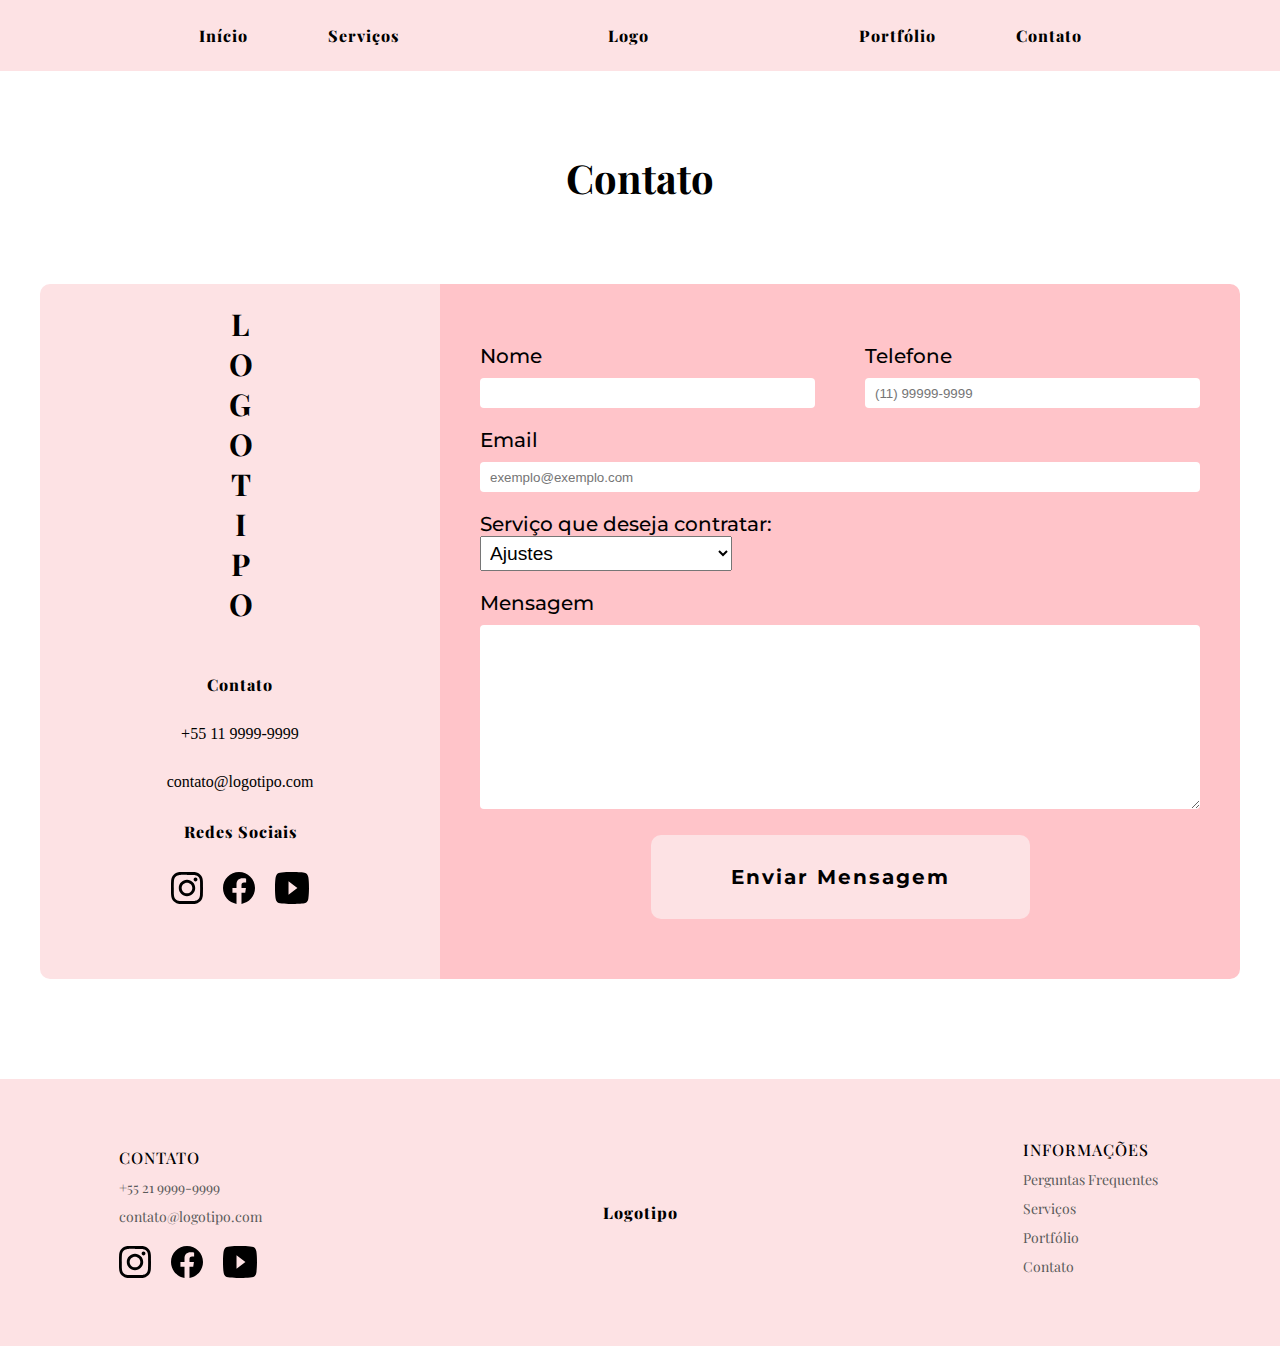
<file: contato.html>
<!DOCTYPE html>
<html lang="pt-BR">

<head>
  <meta charset="UTF-8">
  <meta name="viewport" content="width=device-width, initial-scale=1.0">
  <link rel="stylesheet" href="style.css">
  <title>Marilene - Contato</title>

  <link rel="preconnect" href="https://fonts.googleapis.com">
  <link rel="preconnect" href="https://fonts.gstatic.com" crossorigin>
  <link href="https://fonts.googleapis.com/css2?family=Montserrat:ital,wght@0,100..900;1,100..900&family=Playfair+Display:ital,wght@0,400..900;1,400..900&display=swap" rel="stylesheet">

</head>

<body id="contato">
  <header class="header">
    <nav>
      <ul class="menu">
        <li class="font1-m-pd"><a href="index.html">Início</a></li>
        <li class="font1-m-pd"><a href="servicos.html">Serviços</a></li>
        <li class="font1-m-pd logotipo"><a href="index.html">Logo</a></li>
        <li class="font1-m-pd"><a href="portfolio.html">Portfólio</a></li>
        <li class="font1-m-pd"><a href="contato.html">Contato</a></li>
      </ul>
    </nav>
  </header>

  <main>
    <h1 class="font3-extit-pd slideDown">Contato</h1>
    <div class="container formulario js-scroll">
      <div class="contato-informacoes">
        <div class="informacoes">
          <a class="font9-logo-g logotipo-informacoes" href="">logotipo</a>
          <h2 class="font1-m-pd">Contato</h2>
          <p>+55 11 9999-9999</p>
          <p>contato@logotipo.com</p>
          <h2 class="font1-m-pd">Redes Sociais</h2>
        </div>
        <div class="informacoes-redes">
          <a href="/"><img src="img/redes/instagram.svg" alt="Instagram"></a>
          <a href="/"><img src="img/redes/facebook.svg" alt="Facebook"></a>
          <a href="/"><img src="img/redes/Youtube.svg" alt="YouTube"></a>
        </div>
      </div>
      <form action="" class="form">
        <div class="formulario-bg">
          <div>
            <label class="font9-form" for="">Nome</label>
            <input type="text" name="nome" id="nome" required>
          </div>
          <div>
            <label for="">Telefone</label>
            <input type="text" id="telefone" name="telefone" placeholder="(11) 99999-9999">
          </div>
          <div class="col-2">
            <label for="">Email</label>
            <input type="email" name="email" id="email" placeholder="exemplo@exemplo.com" required>
          </div>
          <div>
            <label for="" class=".col-2">Serviço que deseja contratar:</label>
            <select class="submenu" name="servicos" id="servicos">
              <option value="ajustes">Ajustes</option>
              <option value="reparos">Reparos</option>
              <option value="modificacoes-esteticas">Modificações Estéticas</option>
              <option value="customizacao-roupas">Customização de Roupas</option>
            </select>
          </div>
          <div class="mensagem col-2">
            <label for="">Mensagem</label>
            <textarea name="mensagem" id="mensagem"></textarea required>
          </div>
          <button class="botao-form">Enviar Mensagem</button>
        </div>
      </form>
  </main>

  <footer class="bg-footer">
    <div class="footer container">
      <div class="footer-contato">
        <h3 class="font1-m-pd">Contato</h3>
        <ul>
          <li class="font6-p-pd">+55 21 9999-9999</li>
          <li class="font6-p-pd">contato@logotipo.com</li>
        </ul>
        <div class="footer-redes">
          <a href="/"><img src="img/redes/instagram.svg" alt="Instagram"></a>
          <a href="/"><img src="img/redes/facebook.svg" alt="Facebook"></a>
          <a href="/"><img src="img/redes/Youtube.svg" alt="YouTube"></a>
        </div>
      </div>
      <div class="logotipo-footer">
        <a class="font1-m-pd" href="">Logotipo</a>
      </div>
      <div class="footer-informacoes">
        <h3 class="font1-m-pd">Informações</h3>
        <ul>
          <li class="font6-p-pd"><a href="">Perguntas Frequentes</a></li>
          <li class="font6-p-pd"><a href="servicos.html">Serviços</a></li>
          <li class="font6-p-pd"><a href="portfolio.html">Portfólio</a></li>
          <li class="font6-p-pd"><a href="contato.html">Contato</a></li>

        </ul>
      </div>
    </div>
</body>

</html>
<script src="script.js"></script>
</file>
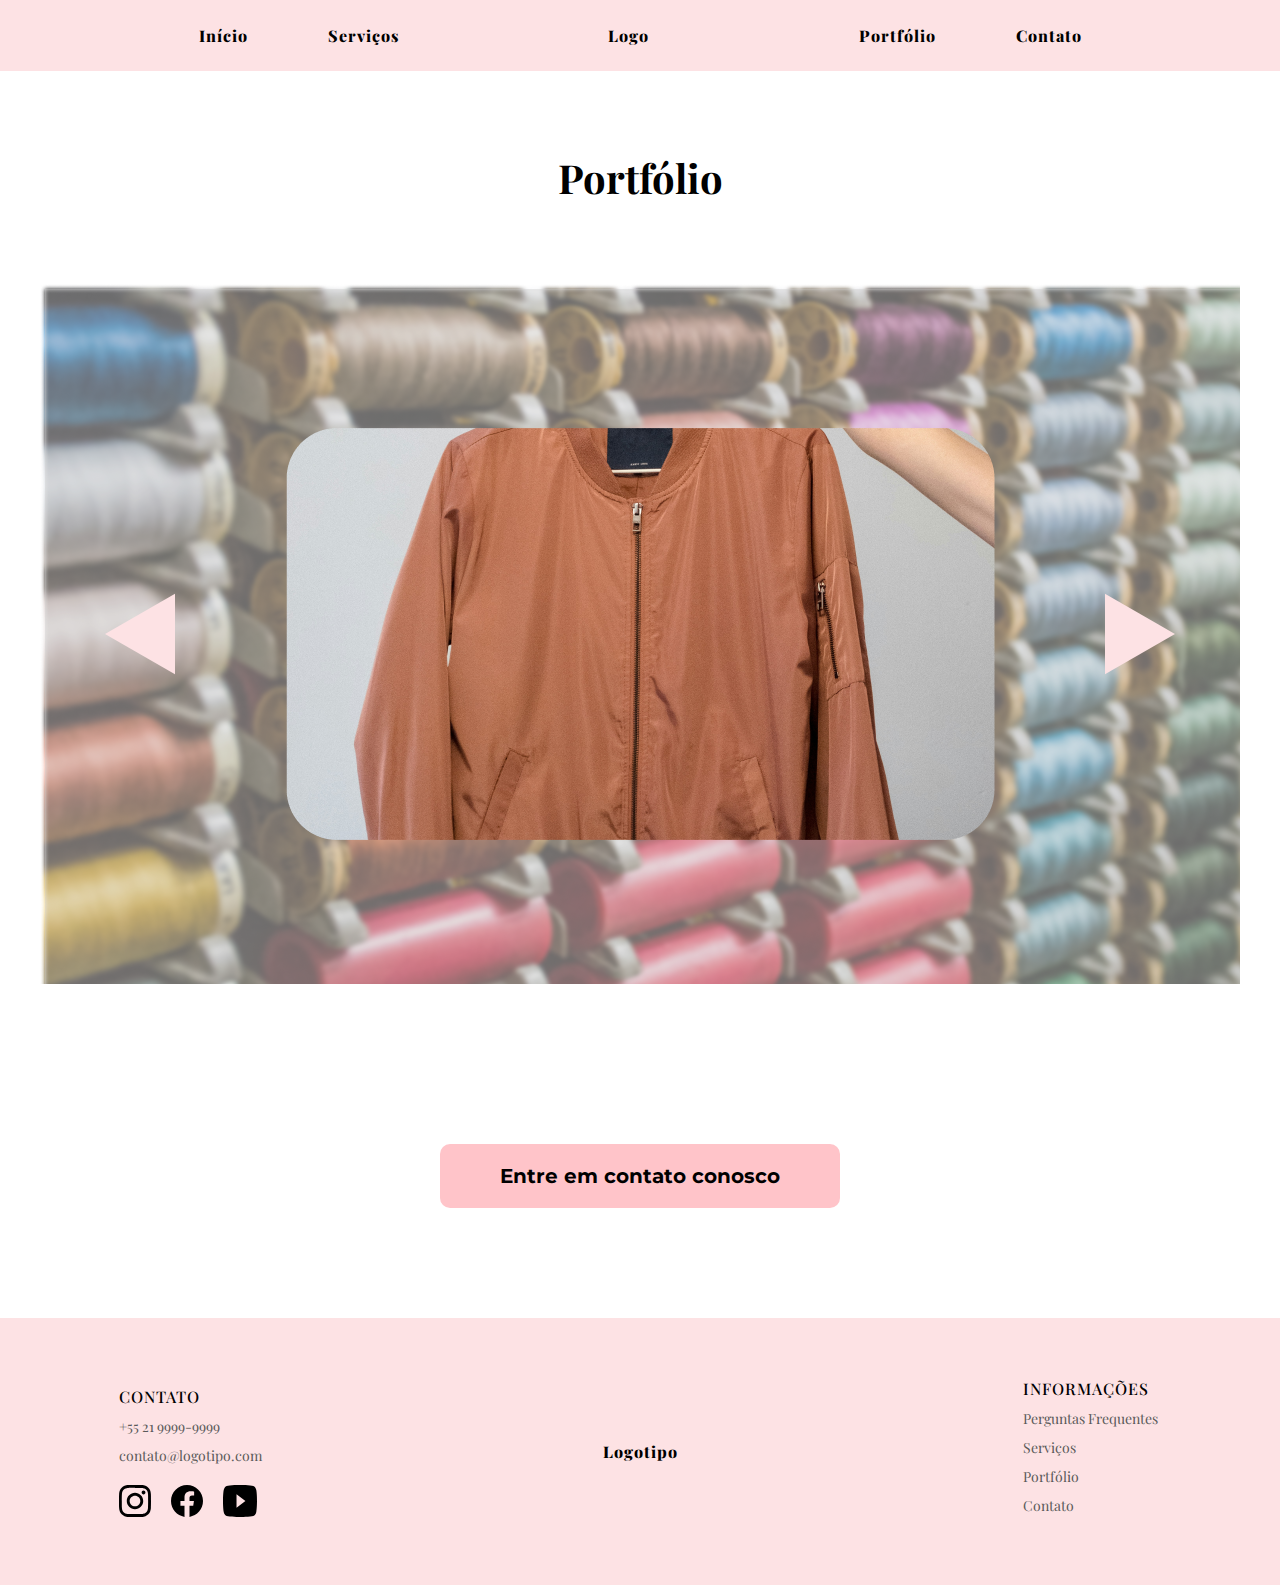
<file: portfolio.html>
<!DOCTYPE html>
<html lang="pt-BR">

<head>
  <meta charset="UTF-8">
  <meta name="viewport" content="width=device-width, initial-scale=1.0">
  <link rel="stylesheet" href="style.css">
  <title>Marilene - Portfólio</title>

  <link rel="preconnect" href="https://fonts.googleapis.com">
  <link rel="preconnect" href="https://fonts.gstatic.com" crossorigin>
  <link href="https://fonts.googleapis.com/css2?family=Montserrat:ital,wght@0,100..900;1,100..900&family=Playfair+Display:ital,wght@0,400..900;1,400..900&display=swap" rel="stylesheet">
  <script src="/script.js"></script>
</head>

<body id="portfolio">
  <header class="header">
    <nav>
      <ul class="menu">
        <li class="font1-m-pd"><a href="index.html">Início</a></li>
        <li class="font1-m-pd"><a href="servicos.html">Serviços</a></li>
        <li class="font1-m-pd logotipo"><a href="index.html">Logo</a></li>
        <li class="font1-m-pd"><a href="portfolio.html">Portfólio</a></li>
        <li class="font1-m-pd"><a href="contato.html">Contato</a></li>
      </ul>
    </nav>
  </header>

  <main>
    <section>
      <h1 class="font3-extit-pd">Portfólio</h1>
      <div class="fundo-portfolio container">
        <div class="portfolio-itens">
          <button class="avancar"><img src="img/portfolio/Polygon1.svg" width="70" height="70" alt=""></button>
          <div class="carrossel">
            <img src="img/portfolio/portfolio-itens1.png" alt="">
          </div>
          <button class="voltar"><img src="img/portfolio/Polygon2.svg" width="70" height="70" alt=""></button>
        </div>
      </div>
      <div class="botao">
        <a href="contato.html">Entre em contato conosco</a>
      </div>
    </section>
  </main>


  <footer class="bg-footer">
    <div class="footer container">
      <div class="footer-contato">
        <h3 class="font1-m-pd">Contato</h3>
        <ul>
          <li class="font6-p-pd">+55 21 9999-9999</li>
          <li class="font6-p-pd">contato@logotipo.com</li>
        </ul>
        <div class="footer-redes">
          <a href="/"><img src="img/redes/instagram.svg" alt="Instagram"></a>
          <a href="/"><img src="img/redes/facebook.svg" alt="Facebook"></a>
          <a href="/"><img src="img/redes/Youtube.svg" alt="YouTube"></a>
        </div>
      </div>
      <div class="logotipo-footer">
        <a class="font1-m-pd" href="">Logotipo</a>
      </div>
      <div class="footer-informacoes">
        <h3 class="font1-m-pd">Informações</h3>
        <ul>
          <li class="font6-p-pd"><a href="">Perguntas Frequentes</a></li>
          <li class="font6-p-pd"><a href="servicos.html">Serviços</a></li>
          <li class="font6-p-pd"><a href="portfolio.html">Portfólio</a></li>
          <li class="font6-p-pd"><a href="contato.html">Contato</a></li>

        </ul>
      </div>

    </div>
</body>

</html>
<script src="script.js"></script>
</file>
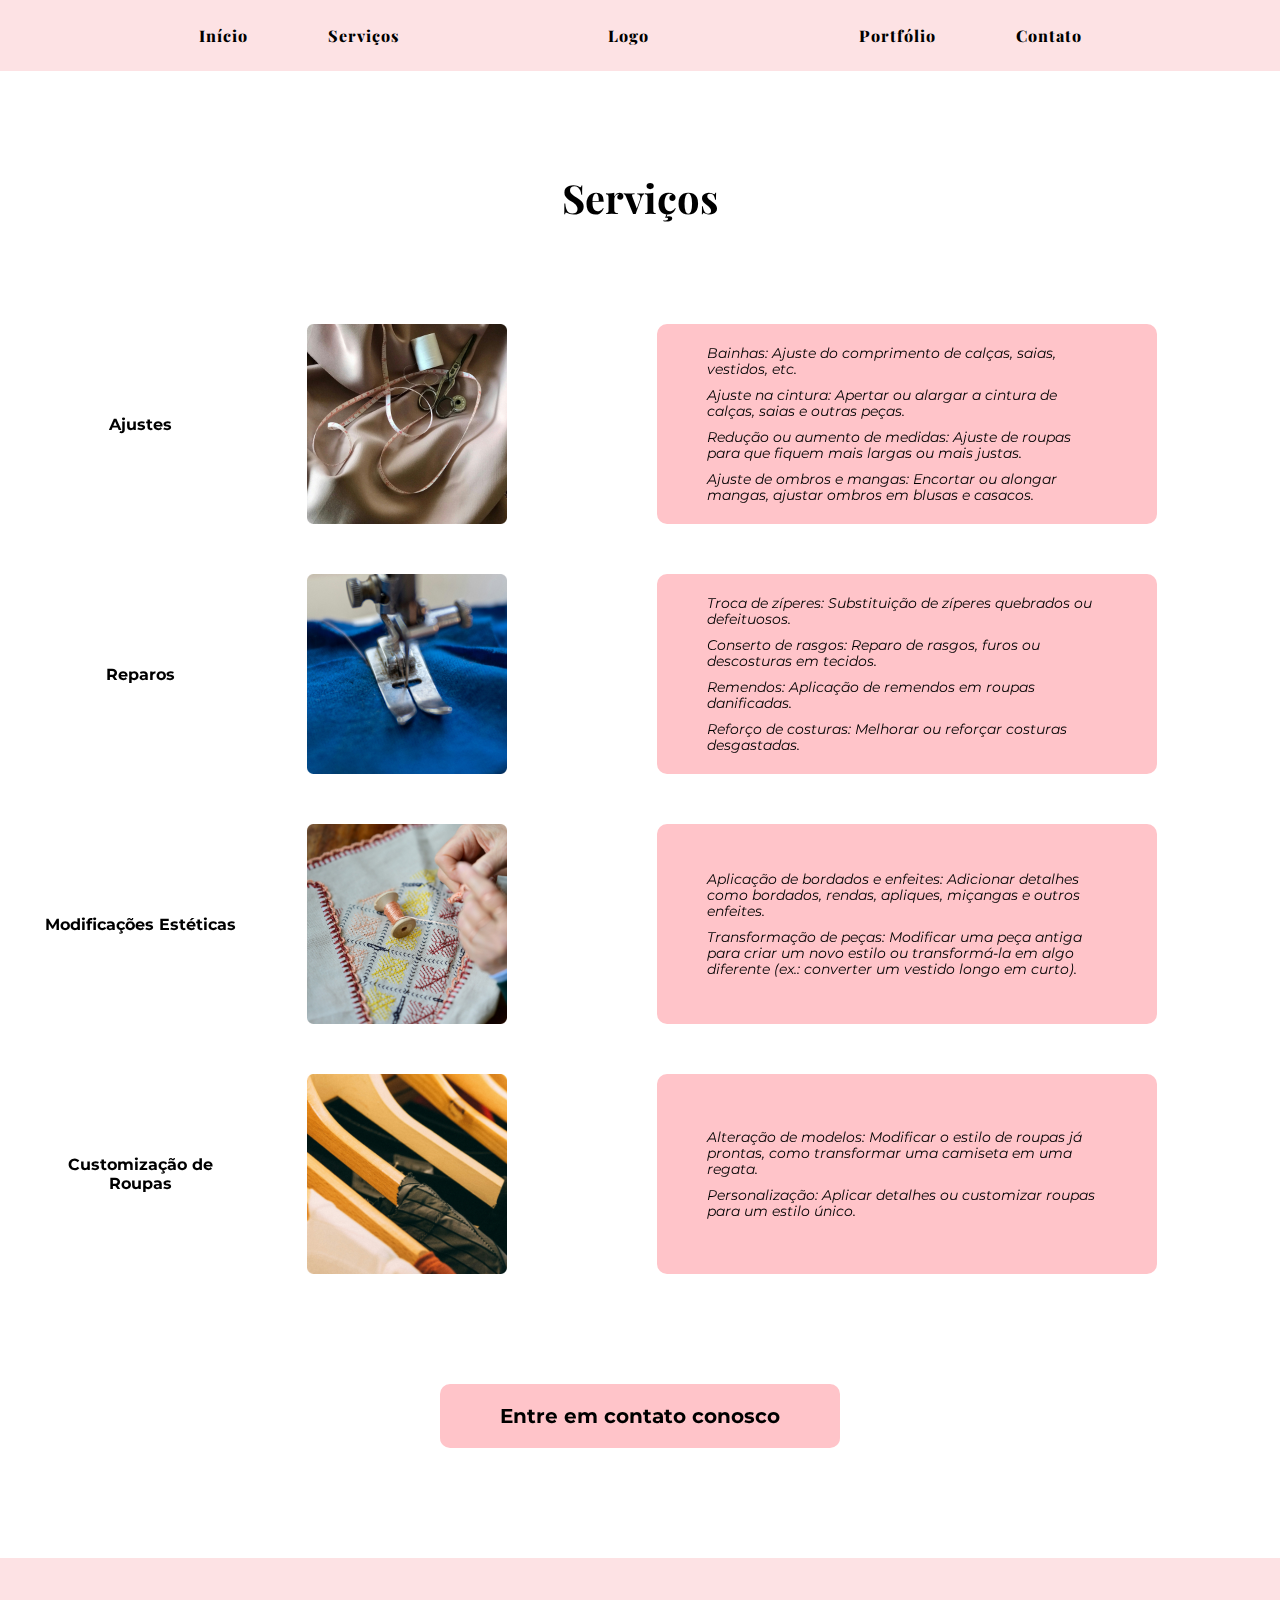
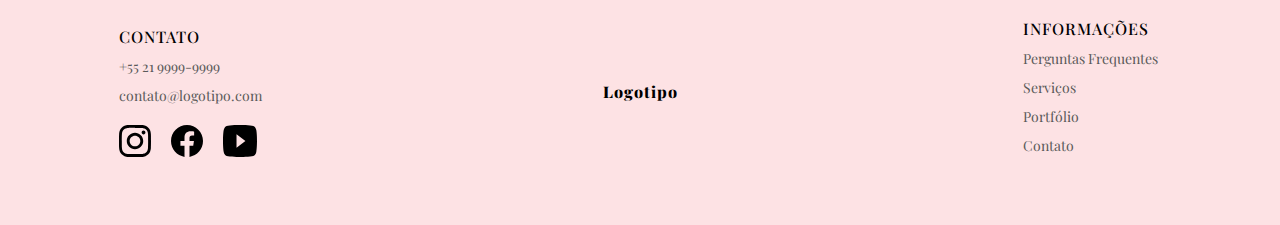
<file: servicos.html>
<!DOCTYPE html>
<html lang="pt-BR">

<head>
  <meta charset="UTF-8">
  <meta name="viewport" content="width=device-width, initial-scale=1.0">
  <link rel="stylesheet" href="style.css">
  <title>Marilene - Serviços</title>

  <link rel="preconnect" href="https://fonts.googleapis.com">
  <link rel="preconnect" href="https://fonts.gstatic.com" crossorigin>
  <link href="https://fonts.googleapis.com/css2?family=Montserrat:ital,wght@0,100..900;1,100..900&family=Playfair+Display:ital,wght@0,400..900;1,400..900&display=swap" rel="stylesheet">

</head>

<body>
  <header class="header">
    <nav>
      <ul class="menu">
        <li class="font1-m-pd"><a href="index.html">Início</a></li>
        <li class="font1-m-pd"><a href="servicos.html">Serviços</a></li>
        <li class="font1-m-pd logotipo"><a href="index.html">Logo</a></li>
        <li class="font1-m-pd"><a href="portfolio.html">Portfólio</a></li>
        <li class="font1-m-pd"><a href="contato.html">Contato</a></li>
      </ul>
    </nav>
  </header>

  <main>
    <article class="servicos-conteudo container js-scroll">
      <h3 class="font3-extit-pd ">Serviços</h3>
      <div class="bg-servicos ">
        <div class="servicos ">
          <span class="font4-m-ms">Ajustes</span>
          <img src="img/servicos/ajustes-servicos.jpg" width="300" height="300" alt="">
          <ul class="bg-lista font5-p-ms ">
            <li>Bainhas: Ajuste do comprimento de calças, saias, vestidos, etc.</li>
            <li>Ajuste na cintura: Apertar ou alargar a cintura de calças, saias e outras peças.</li>
            <li>Redução ou aumento de medidas: Ajuste de roupas para que fiquem mais largas ou mais justas.</li>
            <li>Ajuste de ombros e mangas: Encortar ou alongar mangas, ajustar ombros em blusas e casacos.</li>
          </ul>
        </div>
        <div class="servicos ">
          <span class="font4-m-ms">Reparos</span>
          <img src="img/servicos/reparos-servicos.jpg" width="300" height="300" alt="">
          <ul class="bg-lista font5-p-ms">
            <li>Troca de zíperes: Substituição de zíperes quebrados ou defeituosos.</li>
            <li>Conserto de rasgos: Reparo de rasgos, furos ou descosturas em tecidos.</li>
            <li>Remendos: Aplicação de remendos em roupas danificadas.</li>
            <li>Reforço de costuras: Melhorar ou reforçar costuras desgastadas.</li>
          </ul>
        </div>
        <div class="servicos ">
          <span class="font4-m-ms">Modificações Estéticas</span>
          <img src="img/servicos/modificacoes-servicos.jpg" width="300" height="300" alt="">
          <ul class="bg-lista font5-p-ms">
            <li>Aplicação de bordados e enfeites: Adicionar detalhes como bordados, rendas, apliques, miçangas e outros enfeites.</li>
            <li>Transformação de peças: Modificar uma peça antiga para criar um novo estilo ou transformá-la em algo diferente (ex.: converter um vestido longo em curto).</li>
          </ul>
        </div>
        <div class="servicos ">
          <span class="font4-m-ms">Customização de Roupas</span>
          <img src="img/servicos/customizacao-servicos.jpg" width="300" height="300" alt="">
          <ul class="bg-lista font5-p-ms">
            <li>Alteração de modelos: Modificar o estilo de roupas já prontas, como transformar uma camiseta em uma regata.</li>
            <li>Personalização: Aplicar detalhes ou customizar roupas para um estilo único. </li>
          </ul>
        </div>
      </div>
      <div class="botao">
        <a href="contato.html">Entre em contato conosco</a>
      </div>
    </article>

    <footer class="bg-footer">
      <div class="footer container">
        <div class="footer-contato">
          <h3 class="font1-m-pd">Contato</h3>
          <ul>
            <li class="font6-p-pd">+55 21 9999-9999</li>
            <li class="font6-p-pd">contato@logotipo.com</li>
          </ul>
          <div class="footer-redes">
            <a href="/"><img src="img/redes/instagram.svg" alt="Instagram"></a>
            <a href="/"><img src="img/redes/facebook.svg" alt="Facebook"></a>
            <a href="/"><img src="img/redes/Youtube.svg" alt="YouTube"></a>
          </div>
        </div>
        <div class="logotipo-footer">
          <a class="font1-m-pd" href="">Logotipo</a>
        </div>
        <div class="footer-informacoes">
          <h3 class="font1-m-pd">Informações</h3>
          <ul>
            <li class="font6-p-pd"><a href="">Perguntas Frequentes</a></li>
            <li class="font6-p-pd"><a href="servicos.html">Serviços</a></li>
            <li class="font6-p-pd"><a href="portfolio.html ">Portfólio</a></li>
            <li class="font6-p-pd"><a href="contato.html">Contato</a></li>

          </ul>
        </div>

      </div>
      <main>
</body>
<script src="script.js"></script>

</html>
</file>
<file: style.css>
@import url("./css/animacao/animacao.css");
@import url("./css/global/global.css");
@import url("./css/utilidades/tipografia.css");
@import url("./css/utilidades/cores.css");
@import url("./css/utilidades/componentes.css");
@import url("./css/servicos/servicos.css");
@import url("./css/global/header.css");
@import url("./css/home/introducao.css");
@import url("./css/home/produtos.css");
@import url("./css/home/depoimentos.css");
@import url("./css/home/biografia.css");
@import url("./css/global/footer.css");
@import url("./css/portfolio/portfolio.css");
@import url("./css/contato/contato.css");
</file>
